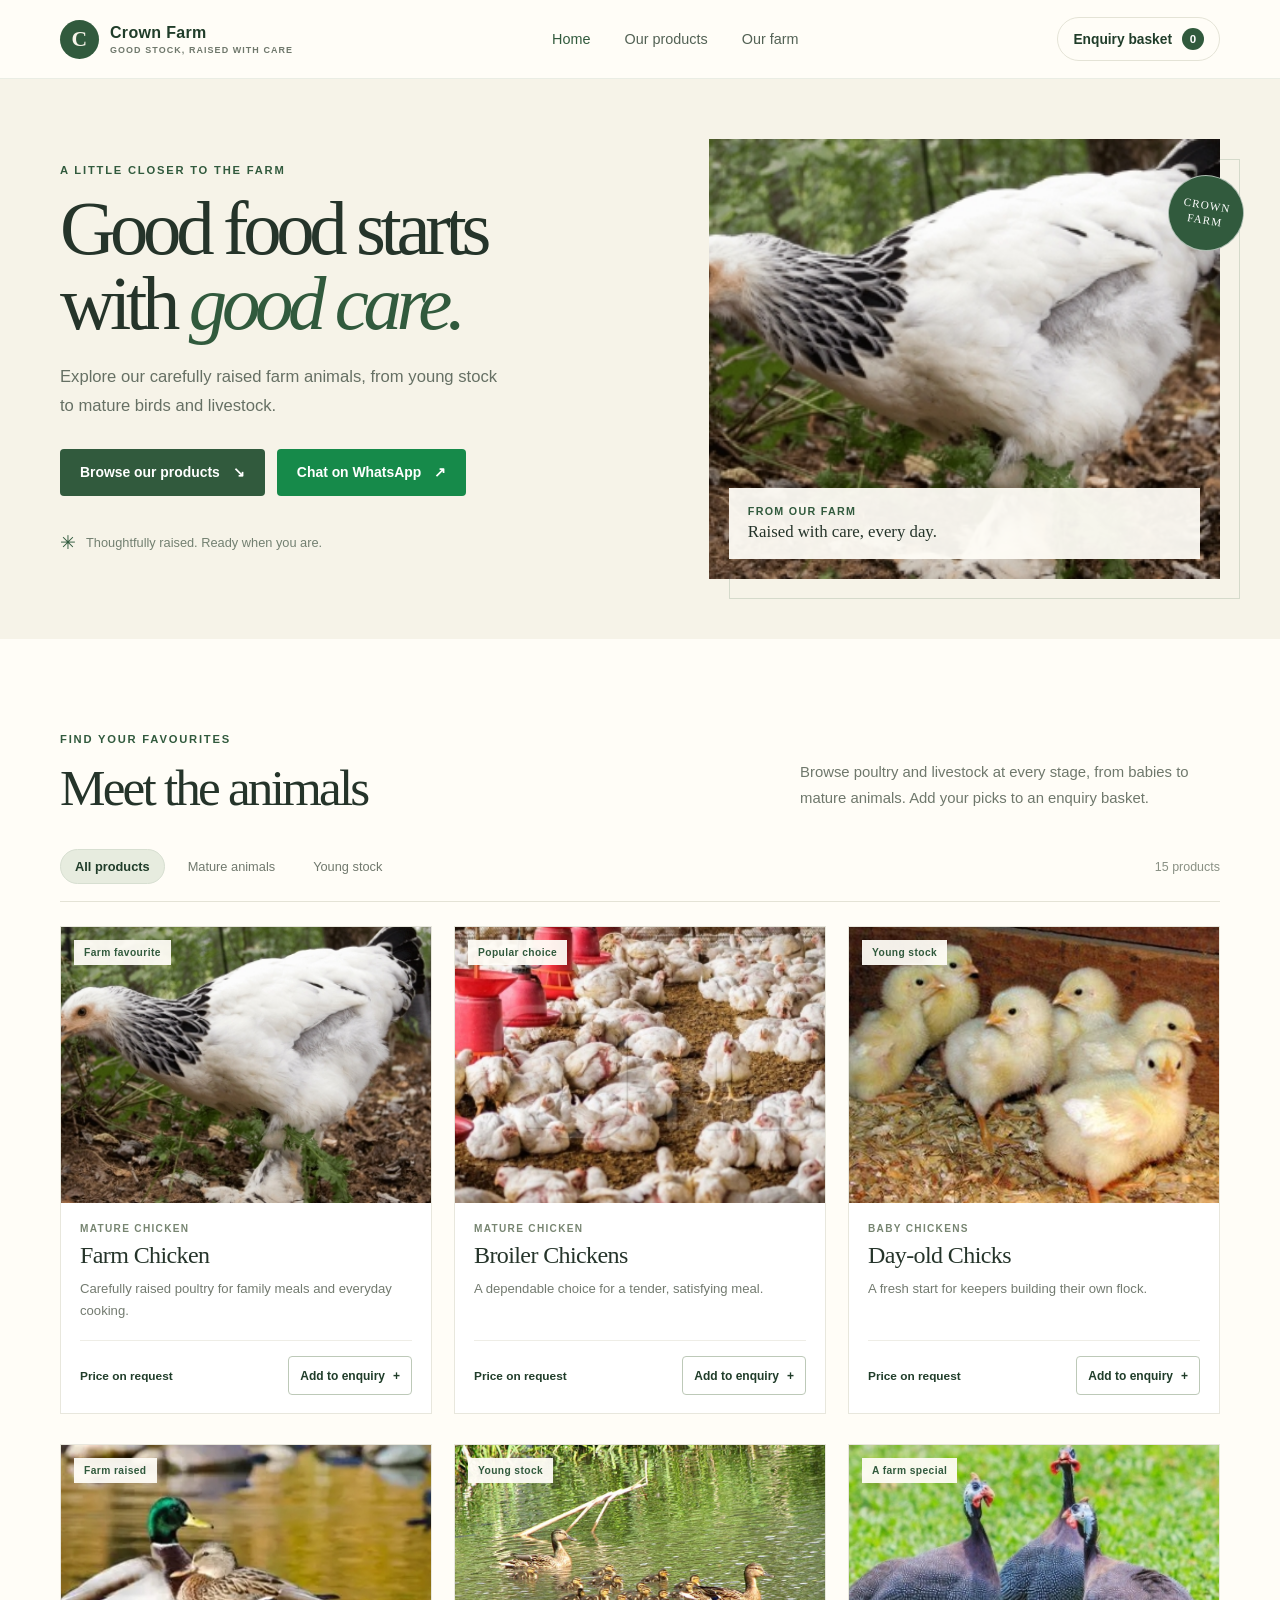
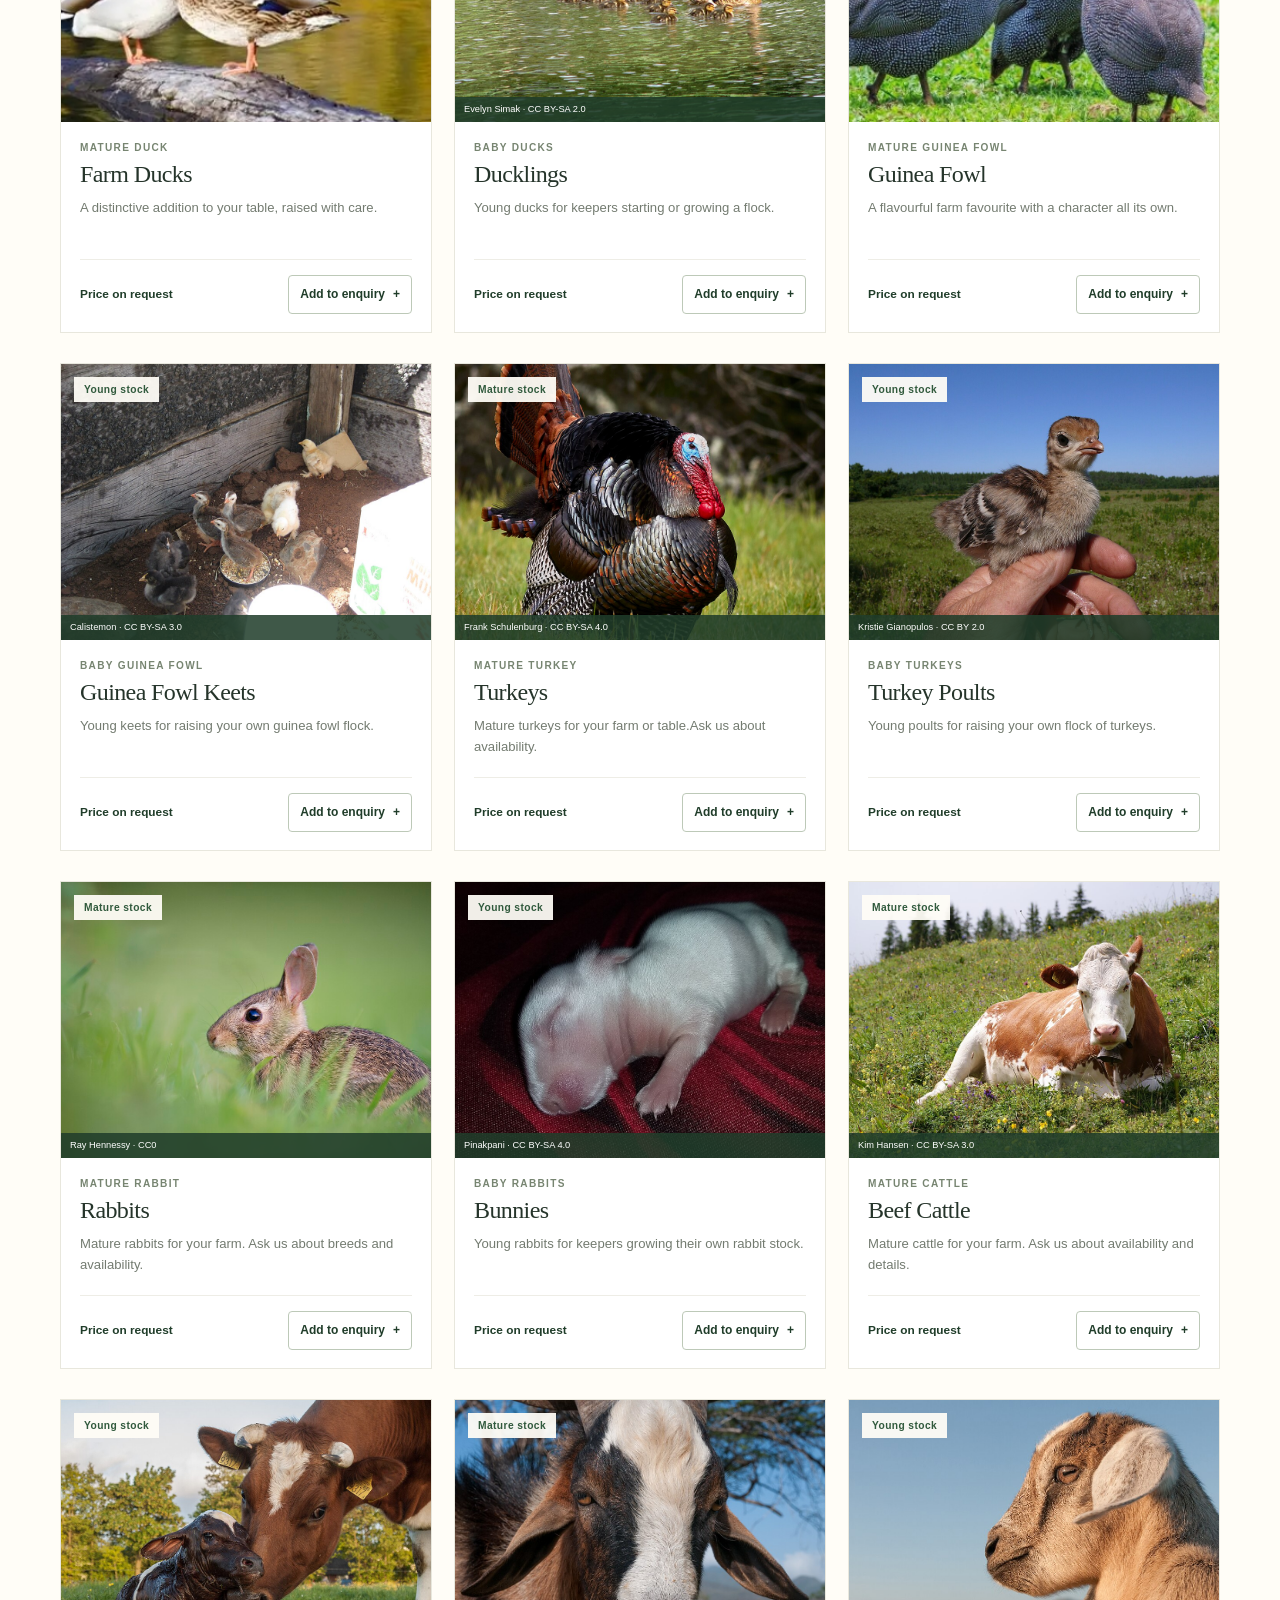
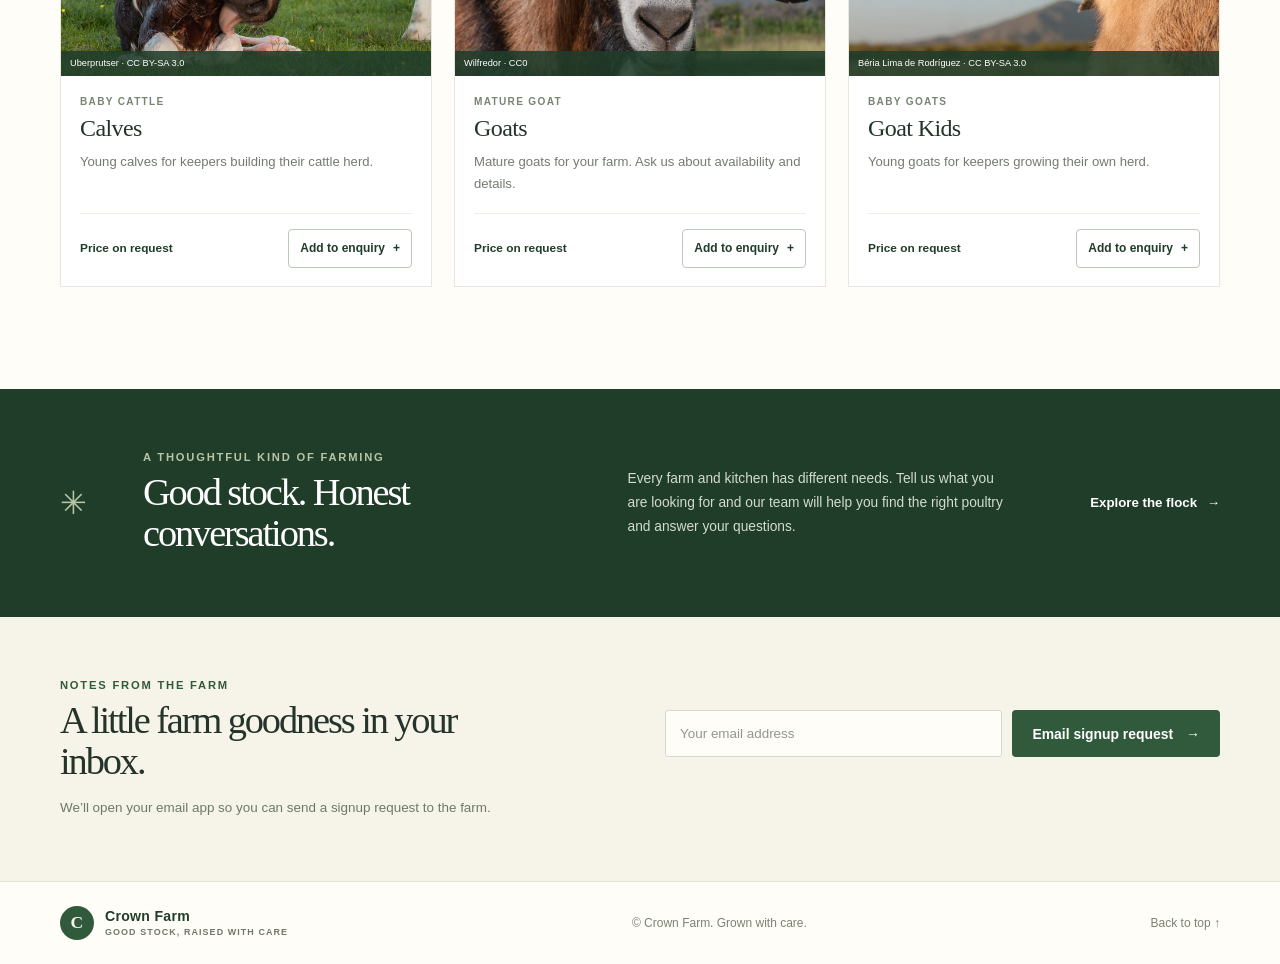
<file: index.html>
<!DOCTYPE html>
<html lang="en">
<head>
    <meta charset="UTF-8">
    <meta name="viewport" content="width=device-width, initial-scale=1">
    <meta name="description" content="Meet the Crown Farm flock. Explore healthy poultry raised with care and add your picks to an enquiry.">
    <meta name="theme-color" content="#f6f3e8">
    <title>Crown Farm | Good stock, raised with care</title>
    <link rel="stylesheet" href="style.css">
    <script src="app.js" defer></script>
</head>
<body>
    <header class="site-header">
        <div class="container header-inner">
            <a class="brand" href="index.html" aria-label="Crown Farm home">
                <span class="brand-mark" aria-hidden="true">C</span>
                <span>Crown Farm<small>GOOD STOCK, RAISED WITH CARE</small></span>
            </a>
            <nav class="main-nav" aria-label="Main navigation">
                <a class="active" href="#home">Home</a>
                <a href="#products">Our products</a>
                <a href="#about">Our farm</a>
            </nav>
            <a class="cart-link" href="cartpage.html" aria-label="Open your enquiry basket">
                Enquiry basket <span class="cart-count" aria-live="polite">0</span>
            </a>
        </div>
    </header>

    <main>
        <section class="hero" id="home">
            <div class="container hero-inner">
                <div class="hero-copy">
                    <p class="eyebrow">A little closer to the farm</p>
                    <h1>Good food starts with <em>good care.</em></h1>
                    <p class="hero-description">Explore our carefully raised farm animals, from young stock to mature birds and livestock.</p>
                    <div class="hero-actions">
                        <a class="button button-dark" href="#products">Browse our products <span aria-hidden="true">↘</span></a>
                        <a class="button button-whatsapp" href="https://wa.me/2348033398683?text=Hello%20Crown%20Farm%2C%20I%20have%20an%20enquiry." target="_blank" rel="noopener noreferrer">Chat on WhatsApp <span aria-hidden="true">↗</span></a>
                    </div>
                    <div class="hero-note"><span class="note-icon" aria-hidden="true">✳</span> Thoughtfully raised. Ready when you are.</div>
                </div>
                <div class="hero-art">
                    <img src="BRIMAH.jpeg" alt="Poultry raised at Crown Farm">
                    <div class="image-caption"><span>From our farm</span><strong>Raised with care, every day.</strong></div>
                    <span class="art-stamp" aria-hidden="true">CROWN<br>FARM</span>
                </div>
            </div>
        </section>

        <section class="products-section section-pad" id="products">
            <div class="container">
                <div class="section-heading">
                    <div>
                        <p class="eyebrow">Find your favourites</p>
                        <h2>Meet the animals</h2>
                    </div>
                    <p class="section-intro">Browse poultry and livestock at every stage, from babies to mature animals. Add your picks to an enquiry basket.</p>
                </div>
                <div class="products-toolbar" aria-label="Filter products">
                    <div class="filter-group" role="group" aria-label="Product categories">
                        <button class="filter-btn active" type="button" data-filter="all" aria-pressed="true">All products</button>
                        <button class="filter-btn" type="button" data-filter="grown" aria-pressed="false">Mature animals</button>
                        <button class="filter-btn" type="button" data-filter="young" aria-pressed="false">Young stock</button>
                    </div>
                    <span class="product-count" aria-live="polite">15 products</span>
                </div>

                <div class="product-grid">
                    <article class="product-card" data-category="grown">
                        <div class="product-image"><img src="BRIMAH.jpeg" alt="Farm-raised chicken" loading="lazy"><span class="product-label">Farm favourite</span></div>
                        <div class="product-body">
                            <p class="product-type">MATURE CHICKEN</p>
                            <h3>Farm Chicken</h3>
                            <p class="product-description">Carefully raised poultry for family meals and everyday cooking.</p>
                            <div class="product-footer"><span class="price-note">Price on request</span><button class="button button-outline" type="button" data-add-cart="farm-chicken">Add to enquiry <span aria-hidden="true">+</span></button></div>
                        </div>
                    </article>
                    <article class="product-card" data-category="grown">
                        <div class="product-image"><img src="BROILERS.jpeg" alt="Broiler chickens" loading="lazy"><span class="product-label">Popular choice</span></div>
                        <div class="product-body">
                            <p class="product-type">MATURE CHICKEN</p>
                            <h3>Broiler Chickens</h3>
                            <p class="product-description">A dependable choice for a tender, satisfying meal.</p>
                            <div class="product-footer"><span class="price-note">Price on request</span><button class="button button-outline" type="button" data-add-cart="broilers">Add to enquiry <span aria-hidden="true">+</span></button></div>
                        </div>
                    </article>
                    <article class="product-card" data-category="young">
                        <div class="product-image"><img src="CHICKS.jpeg" alt="Young chicks" loading="lazy"><span class="product-label">Young stock</span></div>
                        <div class="product-body">
                            <p class="product-type">BABY CHICKENS</p>
                            <h3>Day-old Chicks</h3>
                            <p class="product-description">A fresh start for keepers building their own flock.</p>
                            <div class="product-footer"><span class="price-note">Price on request</span><button class="button button-outline" type="button" data-add-cart="chicks">Add to enquiry <span aria-hidden="true">+</span></button></div>
                        </div>
                    </article>
                    <article class="product-card" data-category="grown">
                        <div class="product-image"><img src="DUCK.jpeg" alt="Farm-raised duck" loading="lazy"><span class="product-label">Farm raised</span></div>
                        <div class="product-body">
                            <p class="product-type">MATURE DUCK</p>
                            <h3>Farm Ducks</h3>
                            <p class="product-description">A distinctive addition to your table, raised with care.</p>
                            <div class="product-footer"><span class="price-note">Price on request</span><button class="button button-outline" type="button" data-add-cart="duck">Add to enquiry <span aria-hidden="true">+</span></button></div>
                        </div>
                    </article>
                    <article class="product-card" data-category="young">
                        <div class="product-image"><img src="DUCKLINGS.jpeg" alt="Young ducklings" loading="lazy"><span class="product-label">Young stock</span><a class="image-credit" href="https://commons.wikimedia.org/wiki/File:Ducks_and_ducklings_-_geograph.org.uk_-_1279063.jpg" target="_blank" rel="noopener noreferrer">Evelyn Simak · CC BY-SA 2.0</a></div>
                        <div class="product-body">
                            <p class="product-type">BABY DUCKS</p>
                            <h3>Ducklings</h3>
                            <p class="product-description">Young ducks for keepers starting or growing a flock.</p>
                            <div class="product-footer"><span class="price-note">Price on request</span><button class="button button-outline" type="button" data-add-cart="ducklings">Add to enquiry <span aria-hidden="true">+</span></button></div>
                        </div>
                    </article>
                    <article class="product-card" data-category="grown">
                        <div class="product-image"><img src="GUINEAFOWL.jpeg" alt="Guinea fowl" loading="lazy"><span class="product-label">A farm special</span></div>
                        <div class="product-body">
                            <p class="product-type">MATURE GUINEA FOWL</p>
                            <h3>Guinea Fowl</h3>
                            <p class="product-description">A flavourful farm favourite with a character all its own.</p>
                            <div class="product-footer"><span class="price-note">Price on request</span><button class="button button-outline" type="button" data-add-cart="guinea-fowl">Add to enquiry <span aria-hidden="true">+</span></button></div>
                        </div>
                    </article>
                    <article class="product-card" data-category="young">
                        <div class="product-image"><img src="KEETS.jpeg" alt="Young guinea fowl keets" loading="lazy"><span class="product-label">Young stock</span><a class="image-credit" href="https://commons.wikimedia.org/wiki/File:Guinea_fowl_keets_and_bantam_chicks.jpg" target="_blank" rel="noopener noreferrer">Calistemon · CC BY-SA 3.0</a></div>
                        <div class="product-body">
                            <p class="product-type">BABY GUINEA FOWL</p>
                            <h3>Guinea Fowl Keets</h3>
                            <p class="product-description">Young keets for raising your own guinea fowl flock.</p>
                            <div class="product-footer"><span class="price-note">Price on request</span><button class="button button-outline" type="button" data-add-cart="guinea-keets">Add to enquiry <span aria-hidden="true">+</span></button></div>
                        </div>
                    </article>
                    <article class="product-card" data-category="grown">
                        <div class="product-image"><img src="TURKEY.jpeg" alt="Mature male turkey" loading="lazy"><span class="product-label">Mature stock</span><a class="image-credit" href="https://commons.wikimedia.org/wiki/File:Male_wild_turkey_(Meleagris_gallopavo)_strutting.jpg" target="_blank" rel="noopener noreferrer">Frank Schulenburg · CC BY-SA 4.0</a></div>
                        <div class="product-body">
                            <p class="product-type">MATURE TURKEY</p>
                            <h3>Turkeys</h3>
                            <p class="product-description">Mature turkeys for your farm or table.Ask us about availability.</p>
                            <div class="product-footer"><span class="price-note">Price on request</span><button class="button button-outline" type="button" data-add-cart="turkey">Add to enquiry <span aria-hidden="true">+</span></button></div>
                        </div>
                    </article>
                    <article class="product-card" data-category="young">
                        <div class="product-image"><img src="POULT.jpeg" alt="Young turkey poult" loading="lazy"><span class="product-label">Young stock</span><a class="image-credit" href="https://commons.wikimedia.org/wiki/File:Baby_turkey_in_FL.jpg" target="_blank" rel="noopener noreferrer">Kristie Gianopulos · CC BY 2.0</a></div>
                        <div class="product-body">
                            <p class="product-type">BABY TURKEYS</p>
                            <h3>Turkey Poults</h3>
                            <p class="product-description">Young poults for raising your own flock of turkeys.</p>
                            <div class="product-footer"><span class="price-note">Price on request</span><button class="button button-outline" type="button" data-add-cart="turkey-poults">Add to enquiry <span aria-hidden="true">+</span></button></div>
                        </div>
                    </article>
                    <article class="product-card" data-category="grown">
                        <div class="product-image"><img src="RABBIT.jpeg" alt="Brown rabbit sitting in green grass" loading="lazy"><span class="product-label">Mature stock</span><a class="image-credit" href="https://commons.wikimedia.org/wiki/File:Brown_rabbit_green_grass_(Unsplash).jpg" target="_blank" rel="noopener noreferrer">Ray Hennessy · CC0</a></div>
                        <div class="product-body">
                            <p class="product-type">MATURE RABBIT</p>
                            <h3>Rabbits</h3>
                            <p class="product-description">Mature rabbits for your farm. Ask us about breeds and availability.</p>
                            <div class="product-footer"><span class="price-note">Price on request</span><button class="button button-outline" type="button" data-add-cart="rabbit">Add to enquiry <span aria-hidden="true">+</span></button></div>
                        </div>
                    </article>
                    <article class="product-card" data-category="young">
                        <div class="product-image"><img src="BUNNY.jpeg" alt="Newborn baby rabbits" loading="lazy"><span class="product-label">Young stock</span><a class="image-credit" href="https://commons.wikimedia.org/wiki/File:Newborn_baby_rabbit_in_India_04.jpg" target="_blank" rel="noopener noreferrer">Pinakpani · CC BY-SA 4.0</a></div>
                        <div class="product-body">
                            <p class="product-type">BABY RABBITS</p>
                            <h3>Bunnies</h3>
                            <p class="product-description">Young rabbits for keepers growing their own rabbit stock.</p>
                            <div class="product-footer"><span class="price-note">Price on request</span><button class="button button-outline" type="button" data-add-cart="bunnies">Add to enquiry <span aria-hidden="true">+</span></button></div>
                        </div>
                    </article>
                    <article class="product-card" data-category="grown">
                        <div class="product-image"><img src="CATTLE.jpeg" alt="Mature cattle in a pasture" loading="lazy"><span class="product-label">Mature stock</span><a class="image-credit" href="https://commons.wikimedia.org/wiki/File:Cow_(Fleckvieh_breed)_Oeschinensee_Slaunger_2009-07-07.jpg" target="_blank" rel="noopener noreferrer">Kim Hansen · CC BY-SA 3.0</a></div>
                        <div class="product-body">
                            <p class="product-type">MATURE CATTLE</p>
                            <h3>Beef Cattle</h3>
                            <p class="product-description">Mature cattle for your farm. Ask us about availability and details.</p>
                            <div class="product-footer"><span class="price-note">Price on request</span><button class="button button-outline" type="button" data-add-cart="beef-cattle">Add to enquiry <span aria-hidden="true">+</span></button></div>
                        </div>
                    </article>
                    <article class="product-card" data-category="young">
                        <div class="product-image"><img src="CALF.jpeg" alt="Young calf" loading="lazy"><span class="product-label">Young stock</span><a class="image-credit" href="https://commons.wikimedia.org/wiki/File:New_born_Frisian_red_white_calf.jpg" target="_blank" rel="noopener noreferrer">Uberprutser · CC BY-SA 3.0</a></div>
                        <div class="product-body">
                            <p class="product-type">BABY CATTLE</p>
                            <h3>Calves</h3>
                            <p class="product-description">Young calves for keepers building their cattle herd.</p>
                            <div class="product-footer"><span class="price-note">Price on request</span><button class="button button-outline" type="button" data-add-cart="calves">Add to enquiry <span aria-hidden="true">+</span></button></div>
                        </div>
                    </article>
                    <article class="product-card" data-category="grown">
                        <div class="product-image"><img src="GOAT.jpeg" alt="Mature goat" loading="lazy"><span class="product-label">Mature stock</span><a class="image-credit" href="https://commons.wikimedia.org/wiki/File:Adult_goat_face.jpg" target="_blank" rel="noopener noreferrer">Wilfredor · CC0</a></div>
                        <div class="product-body">
                            <p class="product-type">MATURE GOAT</p>
                            <h3>Goats</h3>
                            <p class="product-description">Mature goats for your farm. Ask us about availability and details.</p>
                            <div class="product-footer"><span class="price-note">Price on request</span><button class="button button-outline" type="button" data-add-cart="goat">Add to enquiry <span aria-hidden="true">+</span></button></div>
                        </div>
                    </article>
                    <article class="product-card" data-category="young">
                        <div class="product-image"><img src="KID.jpeg" alt="Young goat kid" loading="lazy"><span class="product-label">Young stock</span><a class="image-credit" href="https://commons.wikimedia.org/wiki/File:Baby_Goat_in_Margarita_Island,_Venezuela.jpg" target="_blank" rel="noopener noreferrer">Béria Lima de Rodríguez · CC BY-SA 3.0</a></div>
                        <div class="product-body">
                            <p class="product-type">BABY GOATS</p>
                            <h3>Goat Kids</h3>
                            <p class="product-description">Young goats for keepers growing their own herd.</p>
                            <div class="product-footer"><span class="price-note">Price on request</span><button class="button button-outline" type="button" data-add-cart="goat-kids">Add to enquiry <span aria-hidden="true">+</span></button></div>
                        </div>
                    </article>
                </div>
                <p class="empty-filter" hidden>No products in this category just yet.</p>
            </div>
        </section>

        <section class="about-section" id="about">
            <div class="container about-inner">
                <span class="about-mark" aria-hidden="true">✳</span>
                <div><p class="eyebrow">A thoughtful kind of farming</p><h2>Good stock. Honest conversations.</h2></div>
                <p>Every farm and kitchen has different needs. Tell us what you are looking for and our team will help you find the right poultry and answer your questions.</p>
                <a class="text-link" href="#products">Explore the flock <span aria-hidden="true">→</span></a>
            </div>
        </section>

        <section class="newsletter-section">
            <div class="container newsletter-inner">
                <div><p class="eyebrow">Notes from the farm</p><h2>A little farm goodness in your inbox.</h2><p class="newsletter-note">We’ll open your email app so you can send a signup request to the farm.</p></div>
                <form id="emailCaptureForm" class="newsletter-form">
                    <label class="visually-hidden" for="subscriberEmail">Your email address</label>
                    <input type="email" id="subscriberEmail" name="email" placeholder="Your email address" autocomplete="email" required>
                    <button class="button button-dark" type="submit">Email signup request <span aria-hidden="true">→</span></button>
                    <p id="newsletterStatus" class="newsletter-status" aria-live="polite"></p>
                </form>
            </div>
        </section>
    </main>

    <footer class="site-footer">
        <div class="container footer-inner"><a class="brand footer-brand" href="#home"><span class="brand-mark" aria-hidden="true">C</span><span>Crown Farm<small>GOOD STOCK, RAISED WITH CARE</small></span></a><p>©<span id="sevenYearsago"></span> Crown Farm. Grown with care.</p><a href="#home">Back to top ↑</a></div>
    </footer>
    <div class="toast" role="status" aria-live="polite"></div>
</body>
</html>
</file>
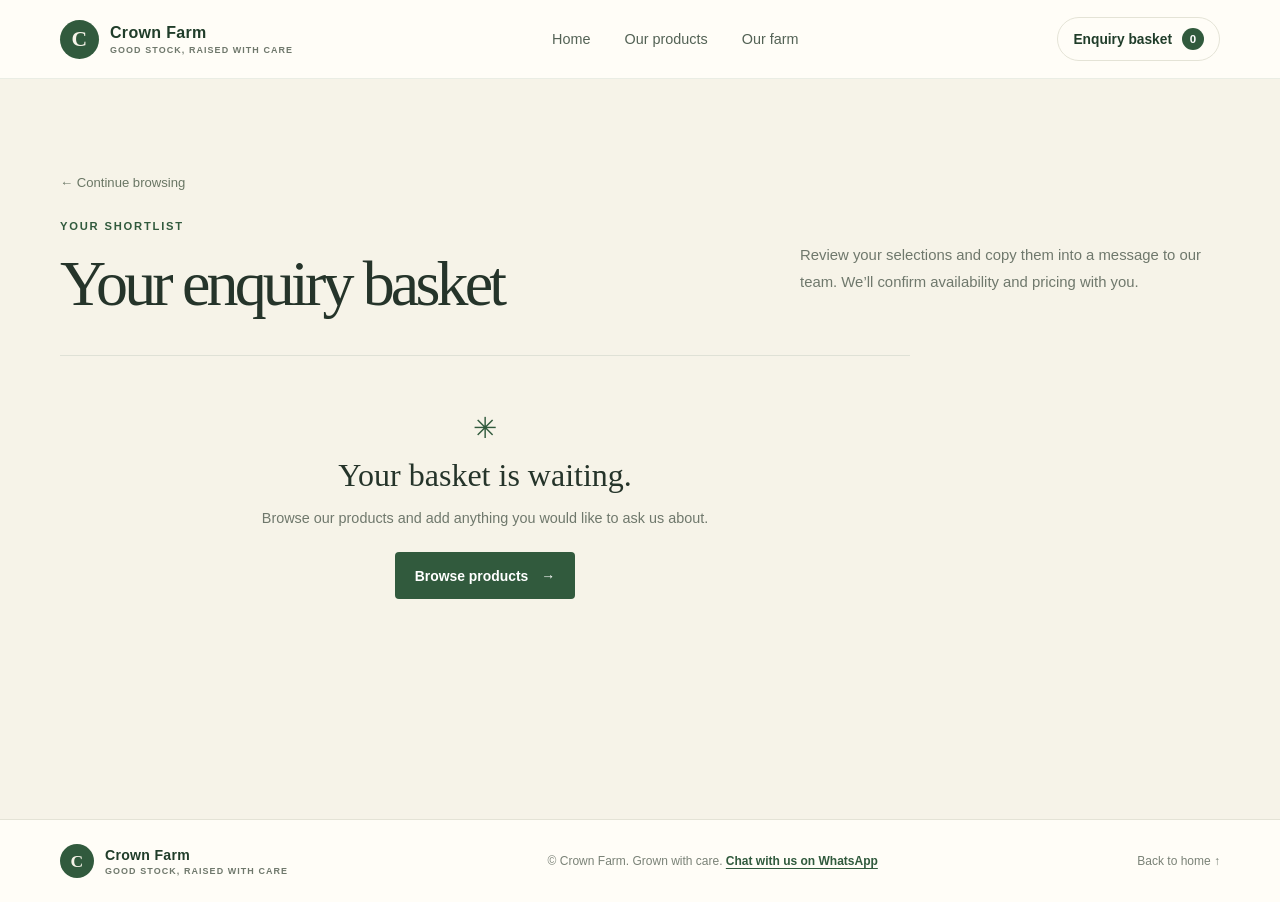
<file: cartpage.html>
<!DOCTYPE html>
<html lang="en">
<head>
    <meta charset="UTF-8">
    <meta name="viewport" content="width=device-width, initial-scale=1">
    <meta name="description" content="Review your Crown Farm product enquiry.">
    <meta name="theme-color" content="#f6f3e8">
    <title>Your Enquiry | Crown Farm</title>
    <link rel="stylesheet" href="style.css">
    <script src="app.js" defer></script>
</head>
<body data-page="cart">
    <header class="site-header">
        <div class="container header-inner">
            <a class="brand" href="index.html" aria-label="Crown Farm home"><span class="brand-mark" aria-hidden="true">C</span><span>Crown Farm<small>GOOD STOCK, RAISED WITH CARE</small></span></a>
            <nav class="main-nav" aria-label="Main navigation"><a href="index.html#home">Home</a><a href="index.html#products">Our products</a><a href="index.html#about">Our farm</a></nav>
            <a class="cart-link" href="cartpage.html" aria-label="Open your enquiry basket">Enquiry basket <span class="cart-count" aria-live="polite">0</span></a>
        </div>
    </header>
    <main class="cart-page section-pad">
        <div class="container">
            <a class="back-link" href="index.html#products">← Continue browsing</a>
            <div class="section-heading cart-heading"><div><p class="eyebrow">Your shortlist</p><h1>Your enquiry basket</h1></div><p class="section-intro">Review your selections and copy them into a message to our team. We’ll confirm availability and pricing with you.</p></div>
            <div id="cartContents" class="cart-contents" aria-live="polite"></div>
            <div id="cartActions" class="cart-actions" hidden>
                <button class="button button-outline" id="clearCart" type="button">Clear basket</button>
                <button class="button button-outline" id="copyEnquiry" type="button">Copy enquiry <span aria-hidden="true">↗</span></button>
                <label class="whatsapp-recipient" for="whatsappNumber">Send to
                    <select id="whatsappNumber">
                        <option value="2348033398683">0803 339 8683</option>
                        <option value="2347048727231">0704 872 7231</option>
                    </select>
                </label>
                <a class="button button-whatsapp" id="whatsappEnquiry" href="https://wa.me/2348033398683" target="_blank" rel="noopener noreferrer">Send enquiry on WhatsApp <span aria-hidden="true">↗</span></a>
            </div>
            <p id="cartStatus" class="cart-status" role="status" aria-live="polite"></p>
        </div>
    </main>
    <footer class="site-footer"><div class="container footer-inner"><a class="brand footer-brand" href="index.html"><span class="brand-mark" aria-hidden="true">C</span><span>Crown Farm<small>GOOD STOCK, RAISED WITH CARE</small></span></a><p>© Crown Farm. Grown with care. <a href="https://wa.me/2348033398683?text=Hello%20Crown%20Farm%2C%20I%20have%20an%20enquiry." target="_blank" rel="noopener noreferrer">Chat with us on WhatsApp</a></p><a href="index.html#home">Back to home ↑</a></div></footer>
    <div class="toast" role="status" aria-live="polite"></div>
</body>
</html>
</file>
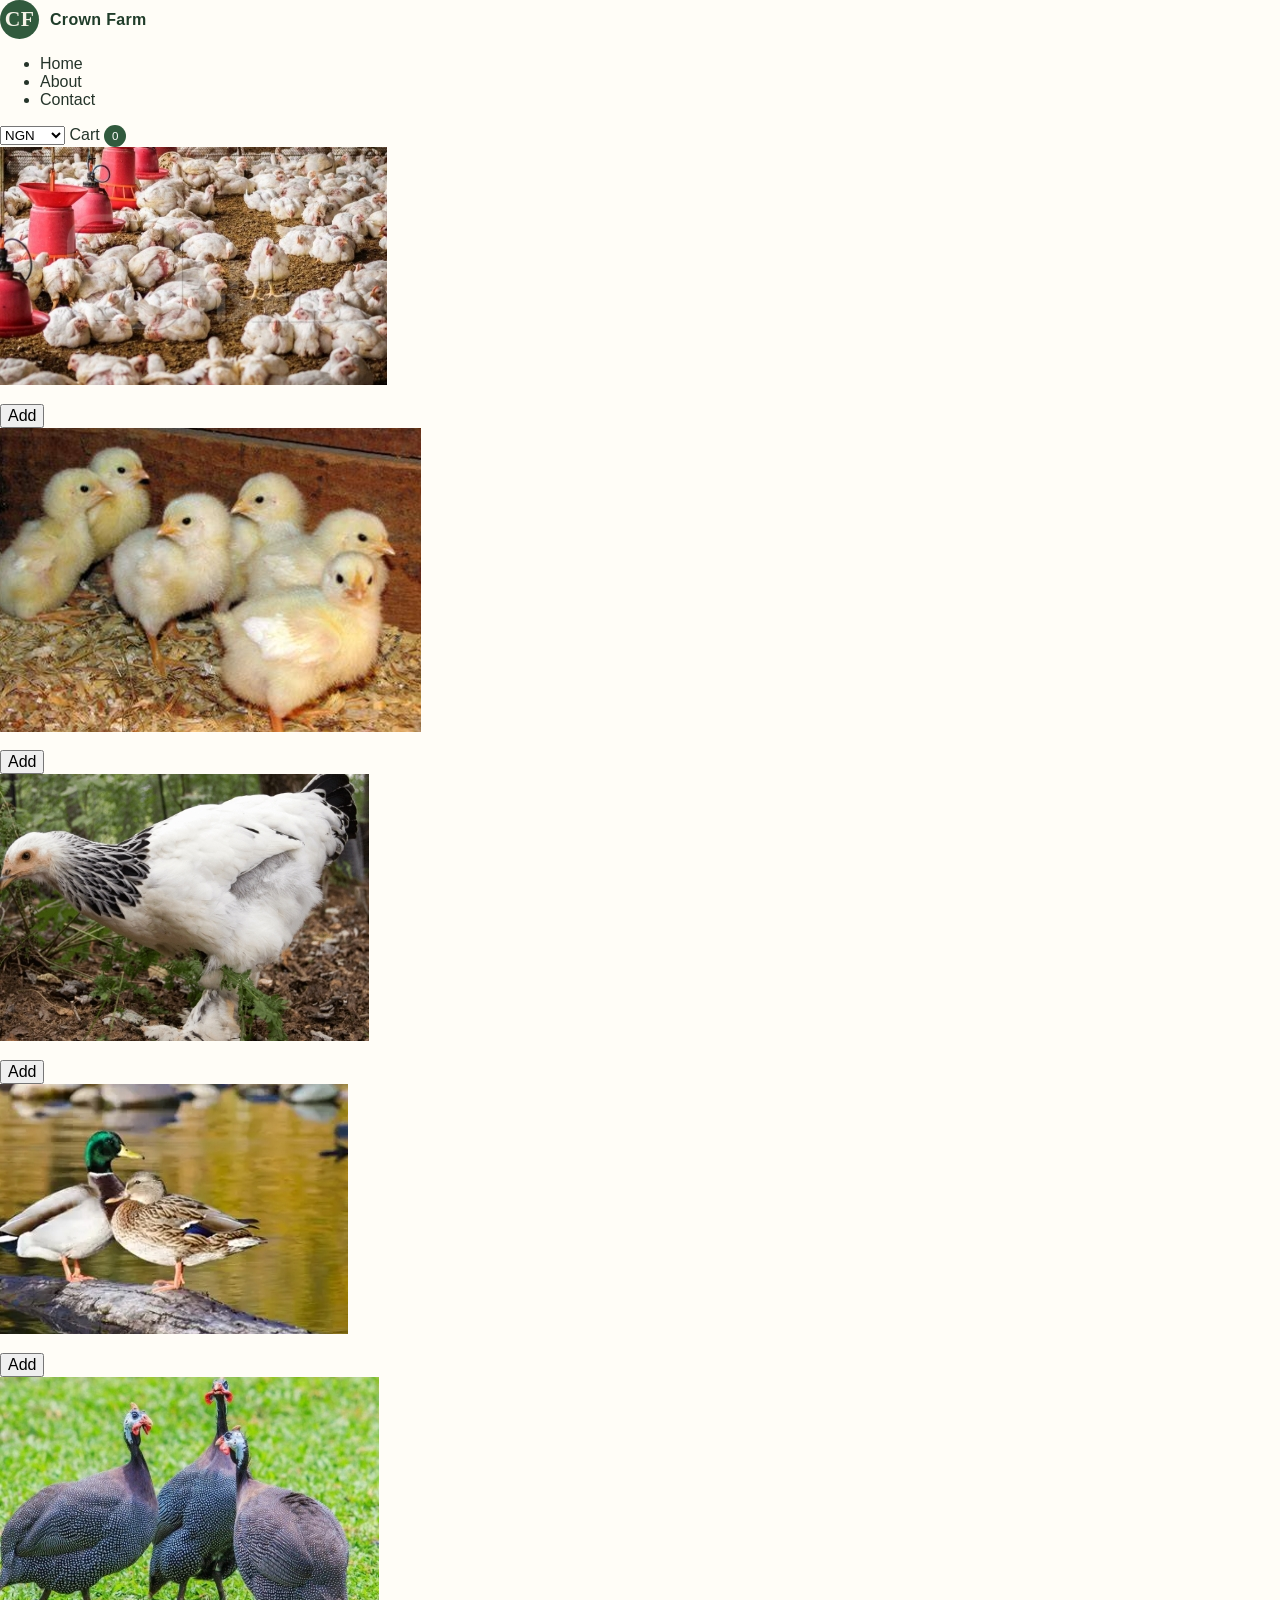
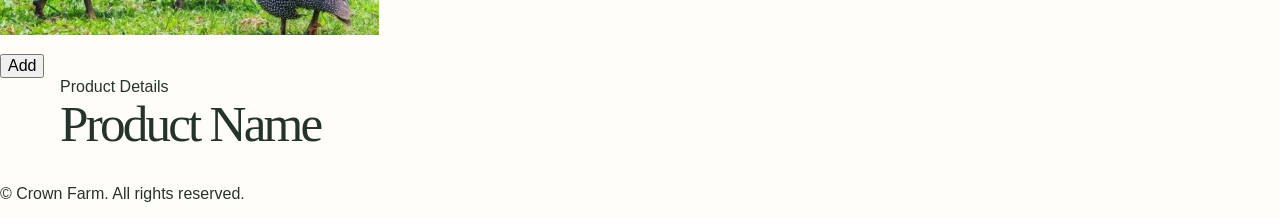
<file: productpage.html>
<!DOCTYPE html>
<html lang="en">
<head>
    <meta charset="UTF-8">
    <meta name="viewport" content="width=device-width, initial-scale=1">
    <title>Product Page | Crown Farm</title>
    <meta name="description" content="Browse our selection of high-quality livestock products.">
    <link rel="stylesheet" href="style.css">
</head>
<body data-page="product">
    <header class="topbar">
        <div class="brand">
            <div class="brand-mark">CF</div>
            <span>Crown Farm</span>
        </div>
        <nav>
            <ul>
                <li><a href="index.html">Home</a></li>
                <li><a href="about.html">About</a></li>
                <li><a href="contact.html">Contact</a></li>
            </ul>
            <div class="nav-actions">
                <select class="currency-selector">
                    <option value="NGN">NGN</option>
                    <option value="USD">USD</option>
                    <option value="EUR">EUR</option>
                    <option value="GBP">GBP</option>
                    <optgroup label="Other Currencies">
                        <option value="JPY">JPY</option>
                        <option value="AUD">AUD</option>
                    </optgroup>
                </select>
                <a href="cart.html" class="cart-pill">Cart <span class="cart-count">0</span></a>
            </div>
        </nav>
         <div class="collection-grid">
                <article class="collection-card">
                    <a href="productpage.html">
                        <div class="collection-image">
                            <img src="BROILERS.jpeg" alt="Broilers">
                        </div>
                        <div class="collection-content">
                            <h3 class="collection-title"></h3>
                            <div class="meta-row">
                                <span class="price-tag" data-product-price="1"><NGN0 class="00"></NGN0></span>
                                <button class="btn btn-primary" data-add-cart="1">Add</button>
                            </div>
                        </div>
                         <div class="collection-grid">
                <article class="collection-card">
                    <a href="productpage.html">
                        <div class="collection-image">
                            <img src="CHICKS.jpeg" alt="CHICKS">
                        </div>
                        <div class="collection-content">
                            <h3 class="collection-title"></h3>
                            <div class="meta-row">
                                <span class="price-tag" data-product-price="1"><NGN0 class="00"></NGN0></span>
                                <button class="btn btn-primary" data-add-cart="1">Add</button>
                            </div>
                        </div>
                         <div class="collection-grid">
                <article class="collection-card">
                    <a href="productpage.html">
                        <div class="collection-image">
                            <img src="BRIMAH.jpeg" alt="Brimah">
                        </div>
                        <div class="collection-content">
                            <h3 class="collection-title"></h3>
                            <div class="meta-row">
                                <span class="price-tag" data-product-price="1"><NGN0 class="00"></NGN0></span>
                                <button class="btn btn-primary" data-add-cart="1">Add</button>
                            </div>
                        </div>
                         <div class="collection-grid">
                <article class="collection-card">
                    <a href="productpage.html">
                        <div class="collection-image">
                            <img src="DUCK.jpeg" alt="DUCK">
                        </div>
                        <div class="collection-content">
                            <h3 class="collection-title"></h3>
                            <div class="meta-row">
                                <span class="price-tag" data-product-price="1"><NGN0 class="00"></NGN0></span>
                                <button class="btn btn-primary" data-add-cart="1">Add</button>
                            </div>
                        </div>
                         <div class="collection-grid">
                <article class="collection-card">
                    <a href="productpage.html">
                        <div class="collection-image">
                            <img src="GUINEAFOWL.jpeg" alt="GUINEA FOWL">
                        </div>
                        <div class="collection-content">
                            <h3 class="collection-title"></h3>
                            <div class="meta-row">
                                <span class="price-tag" data-product-price="1"><NGN0 class="00"></NGN0></span>
                                <button class="btn btn-primary" data-add-cart="1">Add</button>
                            </div>
                        </div>
                    </a>
                </article>
                    </a>
                </article>
                    </a>
                </article>
                    </a>
                </article>
                    </a>
                </article>
    </header>

    <main class="section">
        <div class="container">
            <div class="section-heading">
                <div>
                    <div class="kicker">Product Details</div>
                    <h2 class="title">Product Name</h2>
                </div>
            </div>

            <!-- Product details will be displayed here -->
        </div>
    </main>

    <footer class="footer">
        <div class "container">
            <p>&copy; Crown Farm. All rights reserved.</p>
        </div>
</file>
<file: style.css>
:root {
    color-scheme: light;
    --cream: #f6f3e8;
    --paper: #fffdf7;
    --green: #315a3d;
    --green-dark: #203d2a;
    --green-soft: #e7ecdf;
    --ink: #25342a;
    --muted: #6f786c;
    --line: #e4e3d6;
    --shadow: 0 16px 38px rgba(37, 52, 42, 0.08);
}

* { box-sizing: border-box; }
html { scroll-behavior: smooth; scroll-padding-top: 90px; }
body {
    margin: 0;
    background: var(--paper);
    color: var(--ink);
    font-family: "Segoe UI", Tahoma, Geneva, Verdana, sans-serif;
    -webkit-font-smoothing: antialiased;
}
img { display: block; max-width: 100%; }
a { color: inherit; text-decoration: none; }
button, input { font: inherit; }
button, a { -webkit-tap-highlight-color: transparent; }
button:focus-visible, a:focus-visible, input:focus-visible {
    outline: 3px solid #91aa7f;
    outline-offset: 3px;
}
.container { width: min(1160px, calc(100% - 48px)); margin: 0 auto; }
.site-header {
    position: sticky;
    z-index: 10;
    top: 0;
    border-bottom: 1px solid rgba(49, 90, 61, 0.1);
    background: rgba(255, 253, 247, 0.95);
    backdrop-filter: blur(14px);
}
.header-inner { min-height: 78px; display: flex; align-items: center; justify-content: space-between; gap: 30px; }
.brand { display: inline-flex; align-items: center; gap: 11px; color: var(--green-dark); font-weight: 750; letter-spacing: 0.02em; }
.brand-mark { width: 39px; height: 39px; display: grid; place-items: center; border-radius: 50%; background: var(--green); color: var(--cream); font-family: Georgia, serif; font-size: 1.35rem; }
.brand small { display: block; margin-top: 3px; color: var(--muted); font-size: 0.56rem; letter-spacing: 0.12em; font-weight: 650; }
.main-nav { display: flex; align-items: center; gap: 34px; color: #536255; font-size: 0.9rem; }
.main-nav a { transition: color 0.2s ease; }
.main-nav a:hover, .main-nav a.active { color: var(--green); }
.cart-link { display: inline-flex; align-items: center; gap: 10px; padding: 10px 15px; border: 1px solid var(--line); border-radius: 999px; color: var(--green-dark); font-size: 0.86rem; font-weight: 650; white-space: nowrap; transition: border-color 0.2s ease, background 0.2s ease; }
.cart-link:hover { border-color: #9bad91; background: var(--green-soft); }
.cart-count { min-width: 22px; height: 22px; display: inline-grid; place-items: center; padding: 0 5px; border-radius: 50%; background: var(--green); color: white; font-size: 0.72rem; }
.hero { overflow: hidden; background: var(--cream); }
.hero-inner { min-height: 560px; display: grid; grid-template-columns: 1fr 0.88fr; align-items: center; gap: 68px; padding-top: 52px; padding-bottom: 52px; }
.hero-copy { max-width: 540px; padding: 30px 0; }
.eyebrow { margin: 0 0 15px; color: var(--green); font-size: 0.7rem; font-weight: 750; letter-spacing: 0.16em; text-transform: uppercase; }
h1, h2, h3, p { margin-top: 0; }
.hero h1 { max-width: 600px; margin-bottom: 20px; font-family: Georgia, "Times New Roman", serif; font-size: clamp(3.2rem, 6vw, 5.6rem); font-weight: 500; letter-spacing: -0.07em; line-height: 0.98; }
.hero h1 em { color: var(--green); font-weight: 500; }
.hero-description { max-width: 445px; margin-bottom: 29px; color: #667064; font-size: 1.04rem; line-height: 1.75; }
.button { min-height: 47px; display: inline-flex; align-items: center; justify-content: center; gap: 13px; padding: 12px 19px; border: 1px solid transparent; border-radius: 4px; cursor: pointer; font-size: 0.87rem; font-weight: 650; transition: transform 0.18s ease, background 0.18s ease, border-color 0.18s ease; }
.button:hover { transform: translateY(-2px); }
.button-dark { background: var(--green); color: white; }
.button-dark:hover { background: var(--green-dark); }
.button-whatsapp { background: #168a4a; color: white; }
.button-whatsapp:hover { background: #116d3a; }
.button-outline { border-color: #bdc9b8; background: transparent; color: var(--green-dark); }
.button-outline:hover { border-color: var(--green); background: var(--green-soft); }
.hero-actions { display: flex; flex-wrap: wrap; gap: 12px; }
.hero-note { display: flex; align-items: center; gap: 10px; margin-top: 35px; color: #738071; font-size: 0.8rem; }
.note-icon { color: var(--green); font-size: 1.2rem; }
.hero-art { position: relative; min-height: 425px; align-self: stretch; margin: 8px 0; }
.hero-art::before { position: absolute; inset: 20px -20px -20px 20px; border: 1px solid #d5dacb; content: ""; }
.hero-art img { position: absolute; width: 100%; height: 100%; object-fit: cover; object-position: center; }
.image-caption { position: absolute; right: 20px; bottom: 20px; left: 20px; display: flex; flex-direction: column; gap: 5px; padding: 17px 19px; background: rgba(255, 253, 247, 0.94); }
.image-caption span { color: var(--green); font-size: 0.67rem; font-weight: 700; letter-spacing: 0.12em; text-transform: uppercase; }
.image-caption strong { font-family: Georgia, serif; font-size: 1.05rem; font-weight: 500; }
.art-stamp { position: absolute; top: 36px; right: -24px; width: 76px; height: 76px; display: grid; place-content: center; border: 1px solid rgba(255,255,255,.6); border-radius: 50%; background: var(--green); color: white; font-family: Georgia, serif; font-size: 0.7rem; line-height: 1.35; letter-spacing: 0.1em; text-align: center; transform: rotate(9deg); }
.section-pad { padding: 94px 0 102px; }
.section-heading { display: flex; align-items: end; justify-content: space-between; gap: 40px; margin-bottom: 34px; }
.section-heading h2, .about-inner h2, .newsletter-inner h2 { margin: 0; font-family: Georgia, "Times New Roman", serif; font-size: clamp(2.2rem, 4vw, 3.35rem); font-weight: 500; letter-spacing: -0.055em; line-height: 1.08; }
.section-intro { max-width: 420px; margin: 0 0 4px; color: var(--muted); font-size: 0.93rem; line-height: 1.75; }
.products-section { background: var(--paper); }
.products-toolbar { display: flex; align-items: center; justify-content: space-between; gap: 20px; margin-bottom: 24px; padding-bottom: 17px; border-bottom: 1px solid var(--line); }
.filter-group { display: flex; flex-wrap: wrap; gap: 8px; }
.filter-btn { padding: 9px 14px; border: 1px solid transparent; border-radius: 999px; background: transparent; color: #71796e; cursor: pointer; font-size: 0.8rem; transition: background 0.2s ease, color 0.2s ease; }
.filter-btn:hover { color: var(--green); }
.filter-btn.active { border-color: #d7dfd1; background: var(--green-soft); color: var(--green-dark); font-weight: 650; }
.product-count { color: #899084; font-size: 0.78rem; }
.product-grid { display: grid; grid-template-columns: repeat(3, minmax(0, 1fr)); gap: 30px 22px; }
.product-card { overflow: hidden; border: 1px solid #e8e7dd; background: white; transition: transform 0.22s ease, box-shadow 0.22s ease; }
.product-card:hover { transform: translateY(-4px); box-shadow: var(--shadow); }
.product-card[hidden] { display: none; }
.product-image { position: relative; overflow: hidden; aspect-ratio: 1.34 / 1; background: var(--cream); }
.product-image img { width: 100%; height: 100%; object-fit: cover; transition: transform 0.4s ease; }
.product-card:hover .product-image img { transform: scale(1.035); }
.product-label { position: absolute; top: 13px; left: 13px; padding: 7px 10px; background: rgba(255,253,247,.94); color: var(--green); font-size: 0.64rem; font-weight: 700; letter-spacing: 0.04em; }
.image-credit { position: absolute; right: 0; bottom: 0; left: 0; padding: 6px 9px; background: rgba(32, 61, 42, 0.86); color: white; font-size: 0.58rem; line-height: 1.35; }
.image-credit:hover { text-decoration: underline; text-underline-offset: 2px; }
.product-body { padding: 20px 19px 18px; }
.product-type { margin: 0 0 8px; color: #778571; font-size: 0.63rem; font-weight: 750; letter-spacing: 0.13em; }
.product-body h3 { margin: 0 0 9px; font-family: Georgia, serif; font-size: 1.5rem; font-weight: 500; letter-spacing: -0.025em; }
.product-description { min-height: 44px; margin: 0 0 18px; color: #737b70; font-size: 0.82rem; line-height: 1.65; }
.product-footer { display: flex; align-items: center; justify-content: space-between; gap: 10px; padding-top: 15px; border-top: 1px solid #eeede6; }
.price-note { color: var(--green-dark); font-size: 0.74rem; font-weight: 650; white-space: nowrap; }
.product-footer .button { min-height: 39px; gap: 8px; padding: 8px 11px; font-size: 0.75rem; white-space: nowrap; }
.empty-filter { margin: 30px 0 0; color: var(--muted); text-align: center; }
.about-section { padding: 62px 0; background: var(--green-dark); color: white; }
.about-inner { display: grid; grid-template-columns: 58px 1.05fr 1fr auto; align-items: center; gap: 25px; }
.about-mark { color: #b8c5a5; font-size: 2rem; }
.about-inner .eyebrow { margin-bottom: 9px; color: #b8c5a5; }
.about-inner h2 { max-width: 400px; font-size: clamp(1.8rem, 3vw, 2.45rem); }
.about-inner > p { max-width: 380px; margin: 0; color: #d2dbcf; font-size: 0.86rem; line-height: 1.75; }
.text-link { color: white; font-size: 0.83rem; font-weight: 650; white-space: nowrap; }
.text-link span { margin-left: 6px; }
.newsletter-section { padding: 62px 0; background: var(--cream); }
.newsletter-inner { display: grid; grid-template-columns: 1fr 1fr; align-items: center; gap: 50px; }
.newsletter-inner .eyebrow { margin-bottom: 9px; }
.newsletter-inner h2 { max-width: 470px; font-size: clamp(1.9rem, 3vw, 2.55rem); }
.newsletter-note { margin: 14px 0 0; color: var(--muted); font-size: 0.84rem; line-height: 1.65; }
.newsletter-form { display: grid; grid-template-columns: minmax(0, 1fr) auto; gap: 10px; }
.newsletter-form input { width: 100%; min-width: 0; padding: 12px 14px; border: 1px solid #d6dacd; border-radius: 3px; background: var(--paper); color: var(--ink); font-size: 0.84rem; }
.newsletter-form input::placeholder { color: #91988d; }
.newsletter-status { grid-column: 1 / -1; min-height: 20px; margin: 0; color: var(--green); font-size: 0.78rem; }
.site-footer { padding: 24px 0; border-top: 1px solid var(--line); background: var(--paper); }
.footer-inner { display: flex; align-items: center; justify-content: space-between; gap: 24px; }
.footer-brand { font-size: 0.88rem; }
.footer-brand .brand-mark { width: 34px; height: 34px; font-size: 1.1rem; }
.footer-inner > p, .footer-inner > a:last-child { margin: 0; color: #7a8277; font-size: 0.75rem; }
.footer-inner > a:last-child:hover, .back-link:hover { color: var(--green); }
.toast { position: fixed; z-index: 20; right: 22px; bottom: 22px; max-width: min(420px, calc(100% - 44px)); padding: 14px 18px; background: var(--green-dark); color: white; box-shadow: var(--shadow); font-size: 0.84rem; opacity: 0; pointer-events: none; transform: translateY(10px); transition: opacity 0.2s ease, transform 0.2s ease; }
.toast.show { opacity: 1; transform: translateY(0); }
.cart-page { min-height: calc(100vh - 160px); background: var(--cream); }
.back-link { display: inline-block; margin-bottom: 30px; color: #697664; font-size: 0.82rem; }
.cart-heading { align-items: center; }
.cart-heading h1 { margin: 0; font-family: Georgia, serif; font-size: clamp(2.5rem, 5vw, 4rem); font-weight: 500; letter-spacing: -0.06em; }
.cart-contents { max-width: 850px; border-top: 1px solid #dfe1d6; }
.cart-item { display: grid; grid-template-columns: 1fr auto auto; align-items: center; gap: 22px; padding: 23px 4px; border-bottom: 1px solid #dfe1d6; }
.cart-item h2 { margin: 0; font-family: Georgia, serif; font-size: 1.35rem; font-weight: 500; }
.cart-item .product-type { margin-bottom: 7px; }
.cart-quantity { color: #697664; font-size: 0.85rem; }
.remove-item { padding: 8px 10px; border: 0; background: transparent; color: #777e72; cursor: pointer; font-size: 0.8rem; text-decoration: underline; text-underline-offset: 3px; }
.remove-item:hover { color: #9a4939; }
.empty-cart { padding: 55px 20px; text-align: center; }
.empty-cart > span { color: var(--green); font-size: 1.8rem; }
.empty-cart h2 { margin: 12px 0; font-family: Georgia, serif; font-size: 2rem; font-weight: 500; }
.empty-cart p { margin: 0 auto 22px; color: var(--muted); font-size: 0.9rem; line-height: 1.7; }
.cart-actions { display: flex; align-items: center; gap: 12px; max-width: 850px; margin-top: 22px; }
.cart-actions #clearCart { margin-right: auto; }
.whatsapp-recipient { display: inline-flex; align-items: center; gap: 8px; color: var(--muted); font-size: 0.8rem; white-space: nowrap; }
.whatsapp-recipient select { min-height: 43px; padding: 8px 10px; border: 1px solid #bdc9b8; border-radius: 4px; background: var(--paper); color: var(--green-dark); }
.footer-inner > p a { color: var(--green); font-weight: 650; text-decoration: underline; text-underline-offset: 3px; }
.footer-inner > p a:hover { color: var(--green-dark); }
.cart-actions[hidden] { display: none; }
.cart-status { min-height: 22px; margin: 16px 0 0; color: var(--green); font-size: 0.82rem; }
.copy-fallback { display: block; width: 100%; min-height: 110px; margin-top: 16px; padding: 12px; border: 1px solid #d6dacd; background: white; color: var(--ink); }
.visually-hidden { position: absolute; width: 1px; height: 1px; overflow: hidden; clip: rect(0, 0, 0, 0); white-space: nowrap; clip-path: inset(50%); }

@media (max-width: 900px) {
    .hero-inner { min-height: 490px; gap: 42px; }
    .hero-art { min-height: 360px; }
    .product-grid { grid-template-columns: repeat(2, minmax(0, 1fr)); }
    .about-inner { grid-template-columns: 45px 1fr 1fr; }
    .about-inner .text-link { grid-column: 2 / -1; }
}
@media (max-width: 640px) {
    .container { width: min(100% - 34px, 520px); }
    .header-inner { min-height: 68px; gap: 10px; }
    .brand { gap: 8px; font-size: 0.84rem; }
    .brand-mark { width: 34px; height: 34px; }
    .brand small { font-size: 0.46rem; }
    .main-nav { display: none; }
    .cart-link { gap: 7px; padding: 8px 10px; font-size: 0.73rem; }
    .hero-inner { grid-template-columns: 1fr; gap: 22px; padding-top: 35px; padding-bottom: 42px; }
    .hero-copy { padding: 8px 0 0; }
    .hero h1 { max-width: 460px; font-size: clamp(3rem, 13vw, 4.4rem); }
    .hero-description { font-size: 0.93rem; }
    .hero-note { margin-top: 22px; }
    .hero-art { min-height: 290px; margin: 0 10px 10px 0; }
    .art-stamp { right: -12px; width: 66px; height: 66px; font-size: 0.6rem; }
    .section-pad { padding: 65px 0 72px; }
    .section-heading { align-items: start; flex-direction: column; gap: 14px; margin-bottom: 24px; }
    .section-intro { font-size: 0.86rem; }
    .products-toolbar { align-items: flex-start; }
    .filter-group { gap: 3px; }
    .filter-btn { padding: 8px 10px; font-size: 0.73rem; }
    .product-grid { grid-template-columns: 1fr; gap: 17px; }
    .product-image { aspect-ratio: 1.55 / 1; }
    .product-body { padding: 17px; }
    .about-section { padding: 45px 0; }
    .about-inner { grid-template-columns: 35px 1fr; gap: 17px; }
    .about-inner > p, .about-inner .text-link { grid-column: 2; }
    .about-inner h2 { font-size: 2rem; }
    .newsletter-section { padding: 44px 0; }
    .newsletter-inner { grid-template-columns: 1fr; gap: 23px; }
    .newsletter-form { grid-template-columns: 1fr; }
    .newsletter-form .button { width: 100%; }
    .footer-inner { align-items: flex-start; flex-wrap: wrap; }
    .footer-inner > p { order: 3; width: 100%; }
    .cart-page { padding-top: 48px; }
    .cart-item { grid-template-columns: 1fr auto; gap: 12px; }
    .cart-quantity { grid-column: 1; grid-row: 2; }
    .remove-item { grid-column: 2; grid-row: 1 / 3; }
    .cart-actions { align-items: stretch; flex-direction: column-reverse; }
    .cart-actions #clearCart { margin-right: 0; }
    .cart-actions .button { width: 100%; }
}

@media (prefers-reduced-motion: reduce) {
    *, *::before, *::after { scroll-behavior: auto !important; transition-duration: 0.01ms !important; }
}
</file>
